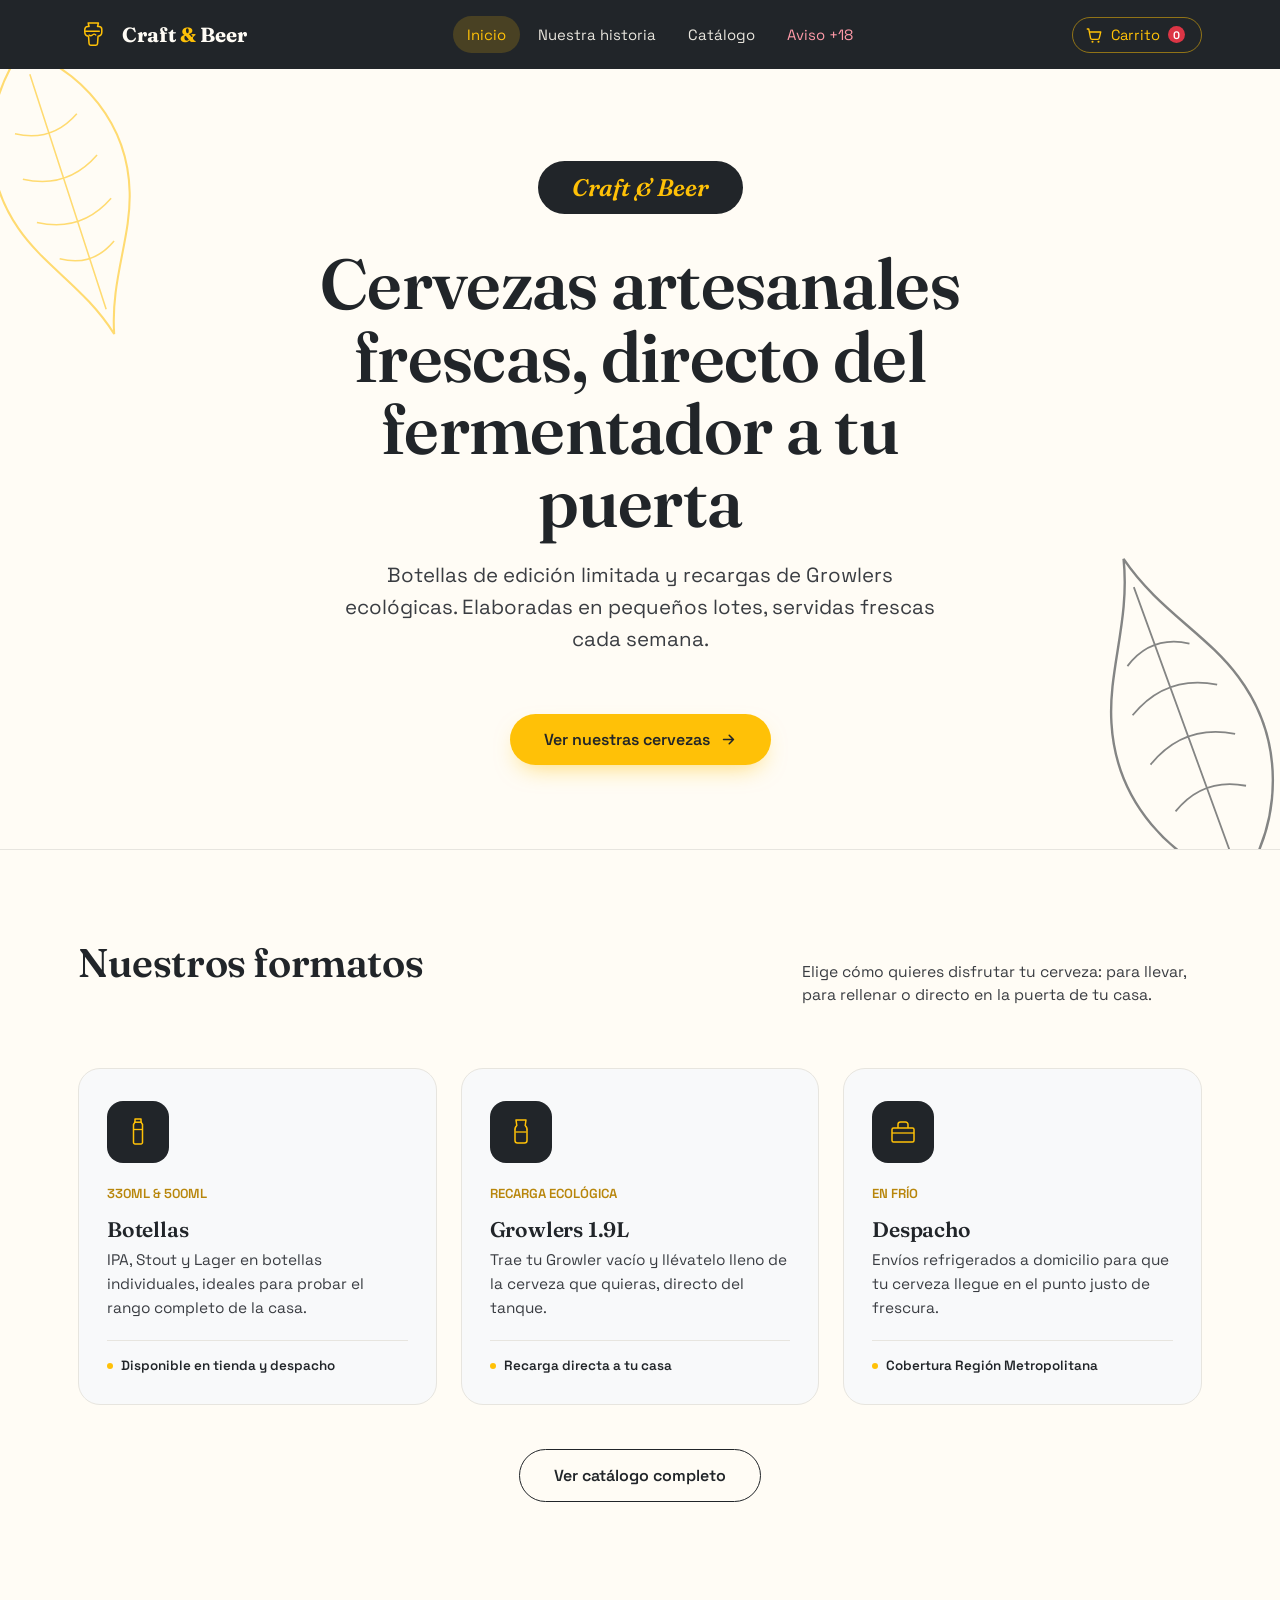
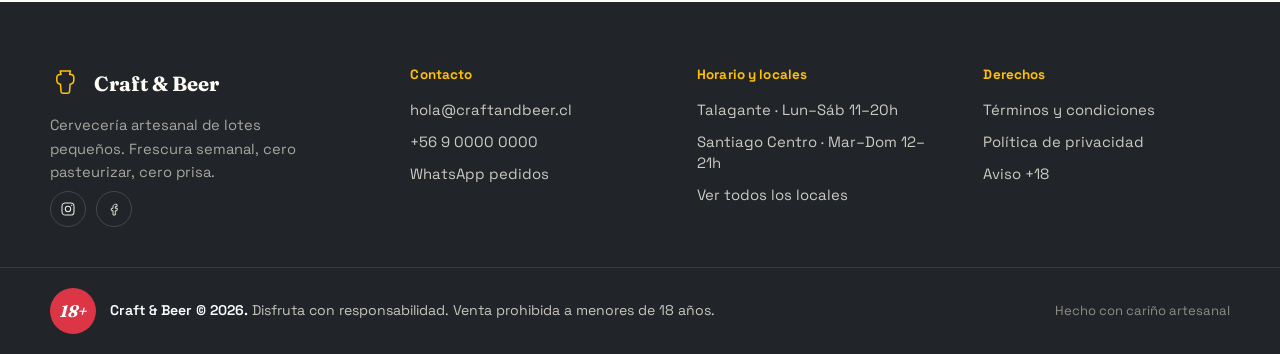
<file: semana 7/index.html>
<!DOCTYPE html>
<html lang="es">
<head>
<meta charset="UTF-8">
<meta name="viewport" content="width=device-width, initial-scale=1, viewport-fit=cover">
<title>Craft &amp; Beer — Cervezas artesanales y recargas de Growlers</title>
<link rel="preconnect" href="https://fonts.googleapis.com">
<link rel="preconnect" href="https://fonts.gstatic.com" crossorigin>
<link href="https://fonts.googleapis.com/css2?family=Fraunces:opsz,wght@9..144,400;9..144,500;9..144,600;9..144,700&family=Space+Grotesk:wght@400;500;600;700&display=swap" rel="stylesheet">
<link rel="stylesheet" href="styles.css">
</head>
<body data-page="inicio">
<a class="skip-link" href="#contenido">Saltar al contenido</a>
 
<header class="nav" id="siteNav">
  <div class="wrap">
    <a href="index.html" class="brand" aria-label="Craft & Beer, inicio">
      <svg class="mark" viewBox="0 0 40 40" fill="none" xmlns="http://www.w3.org/2000/svg" aria-hidden="true">
        <path d="M12 6h12l-1 4h1.5a3.5 3.5 0 0 1 3.5 3.5v3a5 5 0 0 1-4.4 4.97L23 30a2 2 0 0 1-2 2h-6a2 2 0 0 1-2-2l-.6-8.53A5 5 0 0 1 8 16.5v-3A3.5 3.5 0 0 1 11.5 10H13l-1-4Z" stroke="#FFC107" stroke-width="1.8" stroke-linejoin="round"/>
        <path d="M9 15.5h16" stroke="#FFC107" stroke-width="1.8" stroke-linecap="round"/>
        <path d="M13 20c1 1 3 1 4 0s3-1 4 0" stroke="#FFC107" stroke-width="1.4" stroke-linecap="round"/>
      </svg>
      <span>Craft <span class="cursive">&amp;</span> Beer</span>
    </a>
 
    <nav class="links" aria-label="Navegación principal">
      <a href="index.html" data-page="inicio">Inicio</a>
      <a href="historia.html" data-page="historia">Nuestra historia</a>
      <a href="catalogo.html" data-page="catalogo">Catálogo</a>
      <a href="aviso.html" data-page="aviso" class="aviso">Aviso +18</a>
    </nav>
 
    <div class="nav-actions">
      <a href="#" class="cart-btn" aria-label="Ver carrito de compras">
        <svg width="18" height="18" viewBox="0 0 24 24" fill="none" aria-hidden="true"><path d="M3 4h2l2.4 12.2a2 2 0 0 0 2 1.6h7.6a2 2 0 0 0 2-1.6L21 8H6" stroke="currentColor" stroke-width="1.8" stroke-linecap="round" stroke-linejoin="round"/><circle cx="10" cy="21" r="1.4" fill="currentColor"/><circle cx="18" cy="21" r="1.4" fill="currentColor"/></svg>
        <span>Carrito</span>
        <span class="cart-count">0</span>
      </a>
      <button class="nav-toggle" id="navToggle" aria-label="Abrir menú" aria-expanded="false" aria-controls="siteNav">
        <svg width="20" height="20" viewBox="0 0 24 24" fill="none" aria-hidden="true"><path d="M3 6h18M3 12h18M3 18h18" stroke="currentColor" stroke-width="2" stroke-linecap="round"/></svg>
      </button>
    </div>
  </div>
</header>
 
<main id="contenido">
  <section class="hero">
    <svg class="hop-decor left" viewBox="0 0 200 260" fill="none" aria-hidden="true">
      <path d="M100 10C60 40 40 90 55 140c10 34 35 60 45 100 10-40 35-66 45-100 15-50-5-100-45-130Z" stroke="#FFC107" stroke-width="1.6"/>
      <path d="M100 30v190M75 70q25 15 50 0M70 105q30 18 60 0M70 140q30 18 60 0M78 172q22 14 44 0" stroke="#FFC107" stroke-width="1.2"/>
    </svg>
    <svg class="hop-decor right" viewBox="0 0 200 260" fill="none" aria-hidden="true">
      <path d="M100 10C60 40 40 90 55 140c10 34 35 60 45 100 10-40 35-66 45-100 15-50-5-100-45-130Z" stroke="#212529" stroke-width="1.6"/>
      <path d="M100 30v190M75 70q25 15 50 0M70 105q30 18 60 0M70 140q30 18 60 0M78 172q22 14 44 0" stroke="#212529" stroke-width="1.2"/>
    </svg>
 
    <div class="wrap">
      <div class="kicker-badge reveal r1">Craft &amp; Beer</div>
      <h1 class="reveal r2">Cervezas artesanales frescas, directo del fermentador a tu puerta</h1>
      <p class="tagline reveal r3">Botellas de edición limitada y recargas de Growlers ecológicas. Elaboradas en pequeños lotes, servidas frescas cada semana.</p>
      <a href="catalogo.html" class="btn btn-primary reveal r4">
        Ver nuestras cervezas
        <svg width="17" height="17" viewBox="0 0 24 24" fill="none" aria-hidden="true"><path d="M5 12h14M13 6l6 6-6 6" stroke="currentColor" stroke-width="2.2" stroke-linecap="round" stroke-linejoin="round"/></svg>
      </a>
    </div>
  </section>
 
  <section class="section" id="formatos">
    <div class="wrap">
      <div class="head">
        <h2>Nuestros formatos</h2>
        <p>Elige cómo quieres disfrutar tu cerveza: para llevar, para rellenar o directo en la puerta de tu casa.</p>
      </div>
 
      <div class="cards">
        <article class="card">
          <div class="icon-wrap">
            <svg viewBox="0 0 32 32" fill="none" aria-hidden="true"><path d="M13 3h6v3.2l1.5 2.3v18a1.5 1.5 0 0 1-1.5 1.5h-6a1.5 1.5 0 0 1-1.5-1.5v-18L13 6.2V3Z" stroke="#FFC107" stroke-width="1.5" stroke-linejoin="round"/><path d="M12 6.2h8" stroke="#FFC107" stroke-width="1.5"/><path d="M11.5 13.5h9" stroke="#FFC107" stroke-width="1.3"/></svg>
          </div>
          <div class="tag">330ML &amp; 500ML</div>
          <h3>Botellas</h3>
          <p>IPA, Stout y Lager en botellas individuales, ideales para probar el rango completo de la casa.</p>
          <div class="divider"></div>
          <div class="meta"><span class="dot"></span> Disponible en tienda y despacho</div>
        </article>
 
        <article class="card">
          <div class="icon-wrap">
            <svg viewBox="0 0 32 32" fill="none" aria-hidden="true"><path d="M11 4h10l-.8 5.5A6 6 0 0 1 22 15v9.5A2.5 2.5 0 0 1 19.5 27h-7A2.5 2.5 0 0 1 10 24.5V15a6 6 0 0 1 1.8-5.5L11 4Z" stroke="#FFC107" stroke-width="1.5" stroke-linejoin="round"/><path d="M10.5 16h11" stroke="#FFC107" stroke-width="1.3"/></svg>
          </div>
          <div class="tag">RECARGA ECOLÓGICA</div>
          <h3>Growlers 1.9L</h3>
          <p>Trae tu Growler vacío y llévatelo lleno de la cerveza que quieras, directo del tanque.</p>
          <div class="divider"></div>
          <div class="meta"><span class="dot"></span> Recarga directa a tu casa</div>
        </article>
 
        <article class="card">
          <div class="icon-wrap">
            <svg viewBox="0 0 32 32" fill="none" aria-hidden="true"><rect x="5" y="12" width="22" height="14" rx="1.5" stroke="#FFC107" stroke-width="1.5"/><path d="M5 17h22" stroke="#FFC107" stroke-width="1.3"/><path d="M11 12V8.5A2.5 2.5 0 0 1 13.5 6h5A2.5 2.5 0 0 1 21 8.5V12" stroke="#FFC107" stroke-width="1.5"/></svg>
          </div>
          <div class="tag">EN FRÍO</div>
          <h3>Despacho</h3>
          <p>Envíos refrigerados a domicilio para que tu cerveza llegue en el punto justo de frescura.</p>
          <div class="divider"></div>
          <div class="meta"><span class="dot"></span> Cobertura Región Metropolitana</div>
        </article>
      </div>
 
      <div class="center-cta">
        <a href="catalogo.html" class="btn btn-ghost">Ver catálogo completo</a>
      </div>
    </div>
  </section>
</main>
 
<footer>
  <div class="wrap top">
    <div class="cols">
      <div class="brand-col">
        <div class="brand">
          <svg class="mark" viewBox="0 0 40 40" fill="none" xmlns="http://www.w3.org/2000/svg" aria-hidden="true">
            <path d="M12 6h12l-1 4h1.5a3.5 3.5 0 0 1 3.5 3.5v3a5 5 0 0 1-4.4 4.97L23 30a2 2 0 0 1-2 2h-6a2 2 0 0 1-2-2l-.6-8.53A5 5 0 0 1 8 16.5v-3A3.5 3.5 0 0 1 11.5 10H13l-1-4Z" stroke="#FFC107" stroke-width="1.8" stroke-linejoin="round"/>
          </svg>
          <span>Craft &amp; Beer</span>
        </div>
        <p>Cervecería artesanal de lotes pequeños. Frescura semanal, cero pasteurizar, cero prisa.</p>
        <div class="socials">
          <a href="#" aria-label="Instagram"><svg width="16" height="16" viewBox="0 0 24 24" fill="none"><rect x="3" y="3" width="18" height="18" rx="5" stroke="currentColor" stroke-width="1.6"/><circle cx="12" cy="12" r="4" stroke="currentColor" stroke-width="1.6"/><circle cx="17.5" cy="6.5" r="1" fill="currentColor"/></svg></a>
          <a href="#" aria-label="Facebook"><svg width="16" height="16" viewBox="0 0 24 24" fill="none"><path d="M14 8.5h2.5V5H14c-2 0-3.5 1.5-3.5 3.5V11H8v3.5h2.5V21H14v-6.5h2.5l.5-3.5h-3V9c0-.4.1-.5.5-.5Z" stroke="currentColor" stroke-width="1.4" stroke-linejoin="round"/></svg></a>
        </div>
      </div>
 
      <div>
        <h4>Contacto</h4>
        <ul>
          <li><a href="mailto:hola@craftandbeer.cl">hola@craftandbeer.cl</a></li>
          <li><a href="tel:+56900000000">+56 9 0000 0000</a></li>
          <li><a href="#">WhatsApp pedidos</a></li>
        </ul>
      </div>
 
      <div>
        <h4>Horario y locales</h4>
        <ul>
          <li><a href="#">Talagante · Lun–Sáb 11–20h</a></li>
          <li><a href="#">Santiago Centro · Mar–Dom 12–21h</a></li>
          <li><a href="#">Ver todos los locales</a></li>
        </ul>
      </div>
 
      <div>
        <h4>Derechos</h4>
        <ul>
          <li><a href="#">Términos y condiciones</a></li>
          <li><a href="#">Política de privacidad</a></li>
          <li><a href="aviso.html">Aviso +18</a></li>
        </ul>
      </div>
    </div>
  </div>
 
  <div class="age-bar">
    <div class="wrap inner">
      <div class="age-badge" aria-hidden="true">18+</div>
      <p><strong>Craft &amp; Beer © 2026.</strong> Disfruta con responsabilidad. Venta prohibida a menores de 18 años.</p>
      <span class="copyright">Hecho con cariño artesanal</span>
    </div>
  </div>
</footer>
 
<script src="script.js"></script>
</body>
</html>
</file>
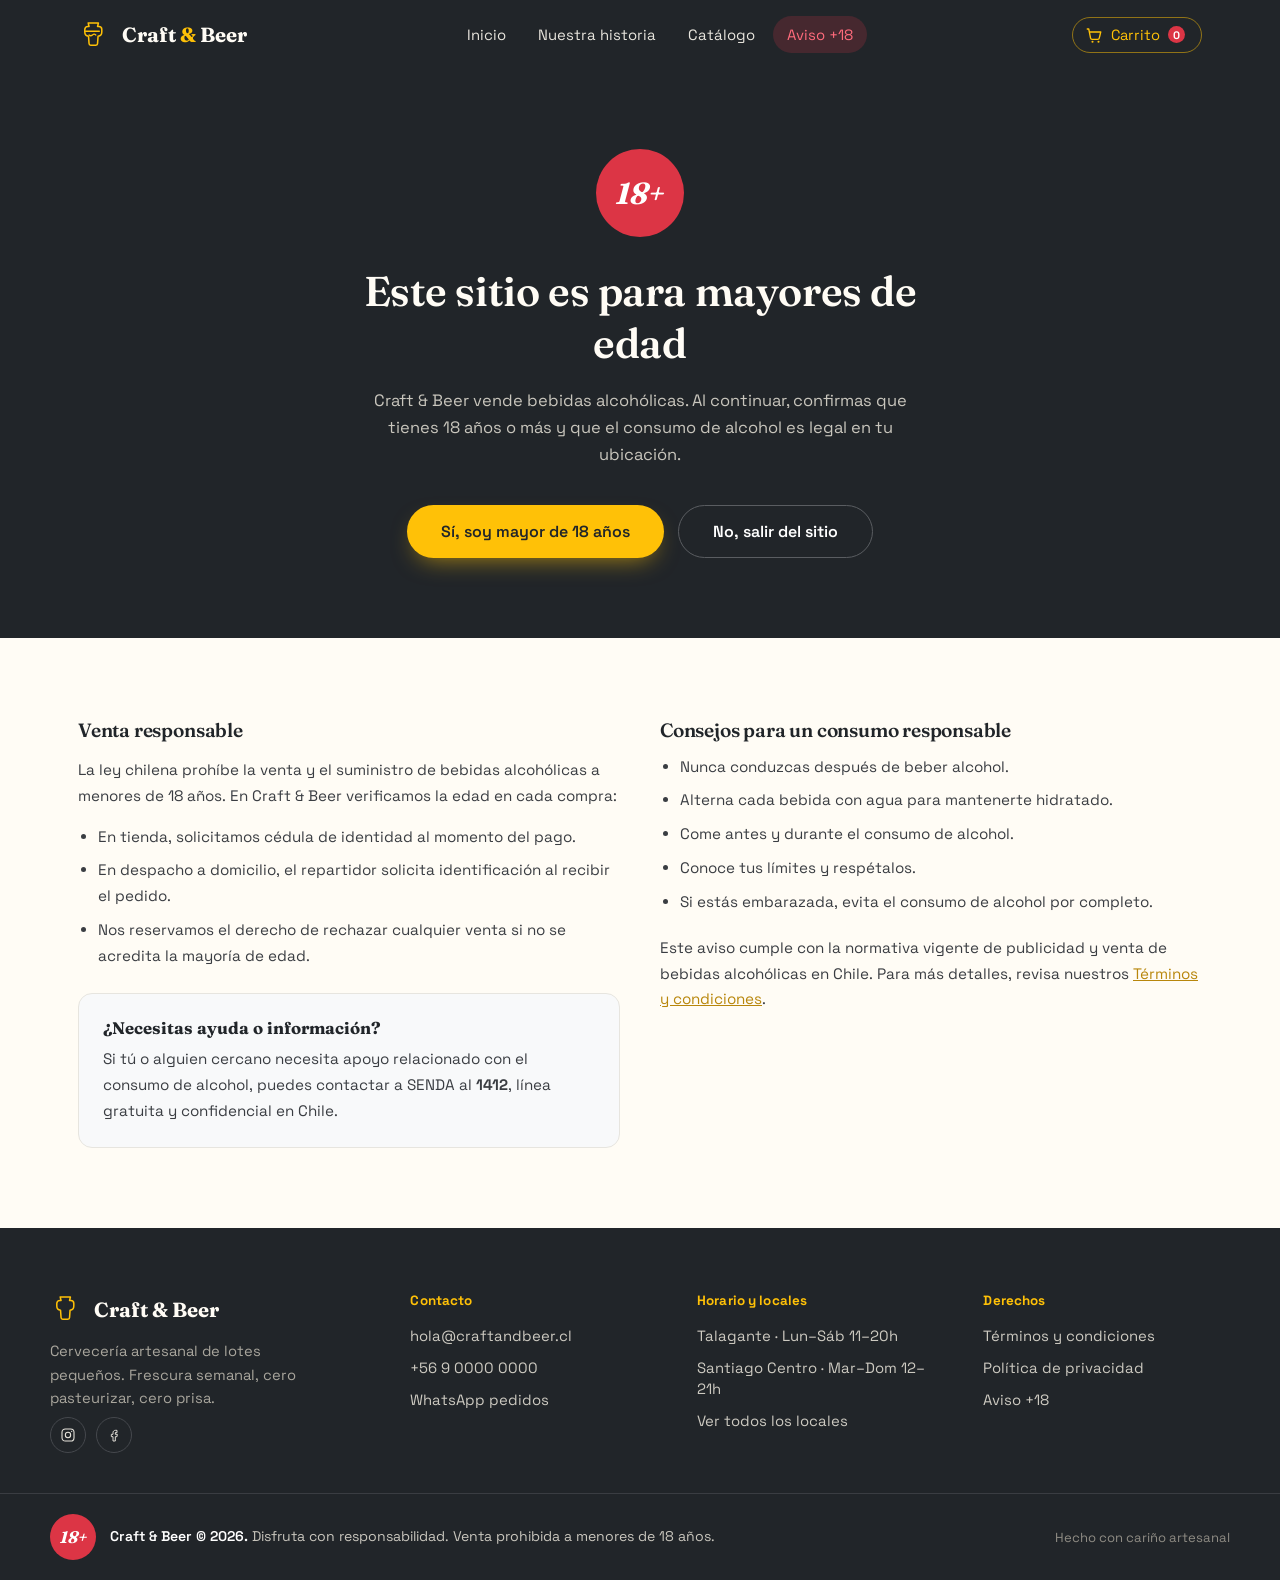
<file: semana 7/aviso.html>
<!DOCTYPE html>
<html lang="es">
<head>
<meta charset="UTF-8">
<meta name="viewport" content="width=device-width, initial-scale=1, viewport-fit=cover">
<title>Aviso +18 — Craft &amp; Beer</title>
<link rel="preconnect" href="https://fonts.googleapis.com">
<link rel="preconnect" href="https://fonts.gstatic.com" crossorigin>
<link href="https://fonts.googleapis.com/css2?family=Fraunces:opsz,wght@9..144,400;9..144,500;9..144,600;9..144,700&family=Space+Grotesk:wght@400;500;600;700&display=swap" rel="stylesheet">
<link rel="stylesheet" href="styles.css">
</head>
<body data-page="aviso">
<a class="skip-link" href="#contenido">Saltar al contenido</a>
 
<header class="nav" id="siteNav">
  <div class="wrap">
    <a href="index.html" class="brand" aria-label="Craft & Beer, inicio">
      <svg class="mark" viewBox="0 0 40 40" fill="none" xmlns="http://www.w3.org/2000/svg" aria-hidden="true">
        <path d="M12 6h12l-1 4h1.5a3.5 3.5 0 0 1 3.5 3.5v3a5 5 0 0 1-4.4 4.97L23 30a2 2 0 0 1-2 2h-6a2 2 0 0 1-2-2l-.6-8.53A5 5 0 0 1 8 16.5v-3A3.5 3.5 0 0 1 11.5 10H13l-1-4Z" stroke="#FFC107" stroke-width="1.8" stroke-linejoin="round"/>
        <path d="M9 15.5h16" stroke="#FFC107" stroke-width="1.8" stroke-linecap="round"/>
        <path d="M13 20c1 1 3 1 4 0s3-1 4 0" stroke="#FFC107" stroke-width="1.4" stroke-linecap="round"/>
      </svg>
      <span>Craft <span class="cursive">&amp;</span> Beer</span>
    </a>
 
    <nav class="links" aria-label="Navegación principal">
      <a href="index.html" data-page="inicio">Inicio</a>
      <a href="historia.html" data-page="historia">Nuestra historia</a>
      <a href="catalogo.html" data-page="catalogo">Catálogo</a>
      <a href="aviso.html" data-page="aviso" class="aviso">Aviso +18</a>
    </nav>
 
    <div class="nav-actions">
      <a href="#" class="cart-btn" aria-label="Ver carrito de compras">
        <svg width="18" height="18" viewBox="0 0 24 24" fill="none" aria-hidden="true"><path d="M3 4h2l2.4 12.2a2 2 0 0 0 2 1.6h7.6a2 2 0 0 0 2-1.6L21 8H6" stroke="currentColor" stroke-width="1.8" stroke-linecap="round" stroke-linejoin="round"/><circle cx="10" cy="21" r="1.4" fill="currentColor"/><circle cx="18" cy="21" r="1.4" fill="currentColor"/></svg>
        <span>Carrito</span>
        <span class="cart-count">0</span>
      </a>
      <button class="nav-toggle" id="navToggle" aria-label="Abrir menú" aria-expanded="false" aria-controls="siteNav">
        <svg width="20" height="20" viewBox="0 0 24 24" fill="none" aria-hidden="true"><path d="M3 6h18M3 12h18M3 18h18" stroke="currentColor" stroke-width="2" stroke-linecap="round"/></svg>
      </button>
    </div>
  </div>
</header>
 
<main id="contenido">
  <section class="age-hero">
    <div class="content">
      <div class="age-circle">18+</div>
      <h1>Este sitio es para mayores de edad</h1>
      <p>Craft &amp; Beer vende bebidas alcohólicas. Al continuar, confirmas que tienes 18 años o más y que el consumo de alcohol es legal en tu ubicación.</p>
      <div class="btn-row">
        <a href="catalogo.html" class="btn btn-primary">Sí, soy mayor de 18 años</a>
        <a href="https://www.google.com" class="btn btn-ghost" style="color:#fff; border-color:#5a5d61;">No, salir del sitio</a>
      </div>
    </div>
  </section>
 
  <section class="legal-block">
    <div class="wrap">
      <div class="cols">
        <div>
          <h3>Venta responsable</h3>
          <p>La ley chilena prohíbe la venta y el suministro de bebidas alcohólicas a menores de 18 años. En Craft &amp; Beer verificamos la edad en cada compra:</p>
          <ul>
            <li>En tienda, solicitamos cédula de identidad al momento del pago.</li>
            <li>En despacho a domicilio, el repartidor solicita identificación al recibir el pedido.</li>
            <li>Nos reservamos el derecho de rechazar cualquier venta si no se acredita la mayoría de edad.</li>
          </ul>
 
          <div class="help-card">
            <h4>¿Necesitas ayuda o información?</h4>
            <p>Si tú o alguien cercano necesita apoyo relacionado con el consumo de alcohol, puedes contactar a SENDA al <strong>1412</strong>, línea gratuita y confidencial en Chile.</p>
          </div>
        </div>
 
        <div>
          <h3>Consejos para un consumo responsable</h3>
          <ul>
            <li>Nunca conduzcas después de beber alcohol.</li>
            <li>Alterna cada bebida con agua para mantenerte hidratado.</li>
            <li>Come antes y durante el consumo de alcohol.</li>
            <li>Conoce tus límites y respétalos.</li>
            <li>Si estás embarazada, evita el consumo de alcohol por completo.</li>
          </ul>
          <p style="margin-top:20px;">Este aviso cumple con la normativa vigente de publicidad y venta de bebidas alcohólicas en Chile. Para más detalles, revisa nuestros <a href="#" style="color:var(--gold-deep); text-decoration:underline;">Términos y condiciones</a>.</p>
        </div>
      </div>
    </div>
  </section>
</main>
 
<footer>
  <div class="wrap top">
    <div class="cols">
      <div class="brand-col">
        <div class="brand">
          <svg class="mark" viewBox="0 0 40 40" fill="none" xmlns="http://www.w3.org/2000/svg" aria-hidden="true">
            <path d="M12 6h12l-1 4h1.5a3.5 3.5 0 0 1 3.5 3.5v3a5 5 0 0 1-4.4 4.97L23 30a2 2 0 0 1-2 2h-6a2 2 0 0 1-2-2l-.6-8.53A5 5 0 0 1 8 16.5v-3A3.5 3.5 0 0 1 11.5 10H13l-1-4Z" stroke="#FFC107" stroke-width="1.8" stroke-linejoin="round"/>
          </svg>
          <span>Craft &amp; Beer</span>
        </div>
        <p>Cervecería artesanal de lotes pequeños. Frescura semanal, cero pasteurizar, cero prisa.</p>
        <div class="socials">
          <a href="#" aria-label="Instagram"><svg width="16" height="16" viewBox="0 0 24 24" fill="none"><rect x="3" y="3" width="18" height="18" rx="5" stroke="currentColor" stroke-width="1.6"/><circle cx="12" cy="12" r="4" stroke="currentColor" stroke-width="1.6"/><circle cx="17.5" cy="6.5" r="1" fill="currentColor"/></svg></a>
          <a href="#" aria-label="Facebook"><svg width="16" height="16" viewBox="0 0 24 24" fill="none"><path d="M14 8.5h2.5V5H14c-2 0-3.5 1.5-3.5 3.5V11H8v3.5h2.5V21H14v-6.5h2.5l.5-3.5h-3V9c0-.4.1-.5.5-.5Z" stroke="currentColor" stroke-width="1.4" stroke-linejoin="round"/></svg></a>
        </div>
      </div>
 
      <div>
        <h4>Contacto</h4>
        <ul>
          <li><a href="mailto:hola@craftandbeer.cl">hola@craftandbeer.cl</a></li>
          <li><a href="tel:+56900000000">+56 9 0000 0000</a></li>
          <li><a href="#">WhatsApp pedidos</a></li>
        </ul>
      </div>
 
      <div>
        <h4>Horario y locales</h4>
        <ul>
          <li><a href="#">Talagante · Lun–Sáb 11–20h</a></li>
          <li><a href="#">Santiago Centro · Mar–Dom 12–21h</a></li>
          <li><a href="#">Ver todos los locales</a></li>
        </ul>
      </div>
 
      <div>
        <h4>Derechos</h4>
        <ul>
          <li><a href="#">Términos y condiciones</a></li>
          <li><a href="#">Política de privacidad</a></li>
          <li><a href="aviso.html">Aviso +18</a></li>
        </ul>
      </div>
    </div>
  </div>
 
  <div class="age-bar">
    <div class="wrap inner">
      <div class="age-badge" aria-hidden="true">18+</div>
      <p><strong>Craft &amp; Beer © 2026.</strong> Disfruta con responsabilidad. Venta prohibida a menores de 18 años.</p>
      <span class="copyright">Hecho con cariño artesanal</span>
    </div>
  </div>
</footer>
 
<script src="script.js"></script>
</body>
</html>
</file>
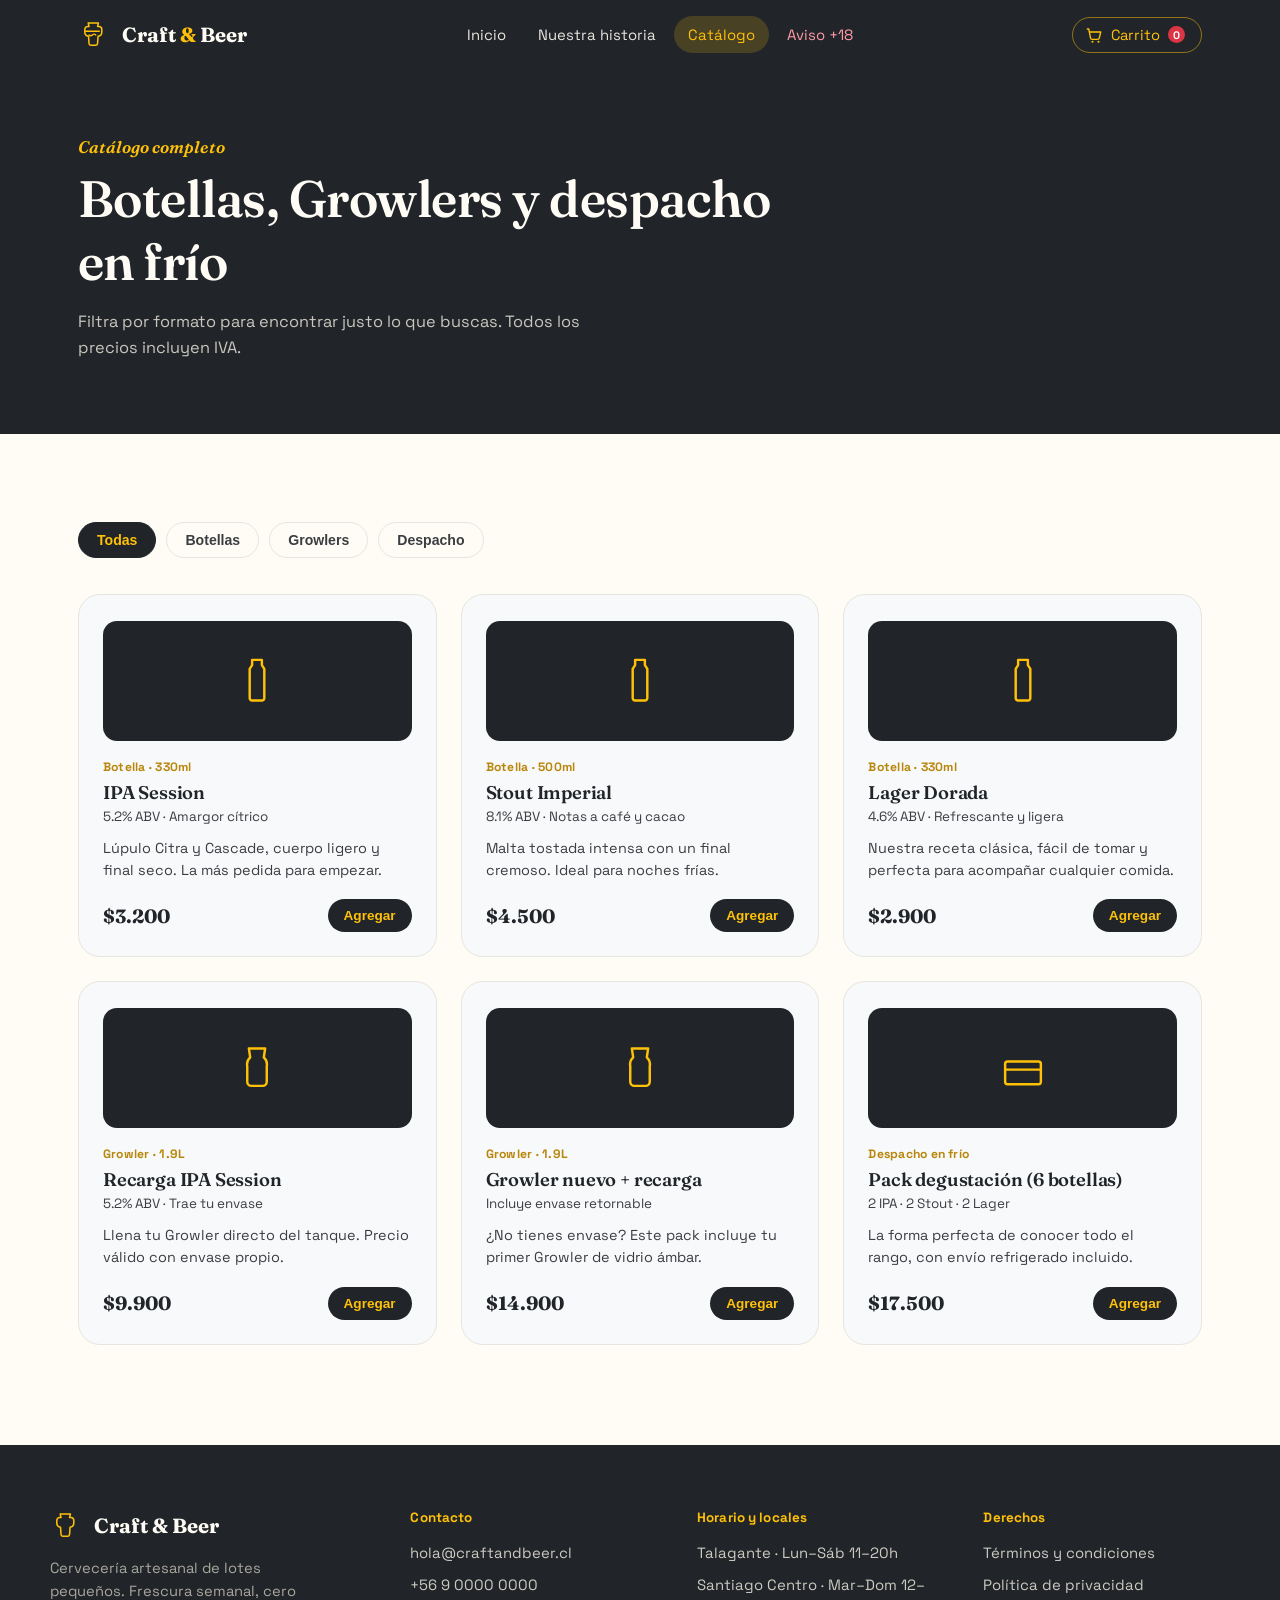
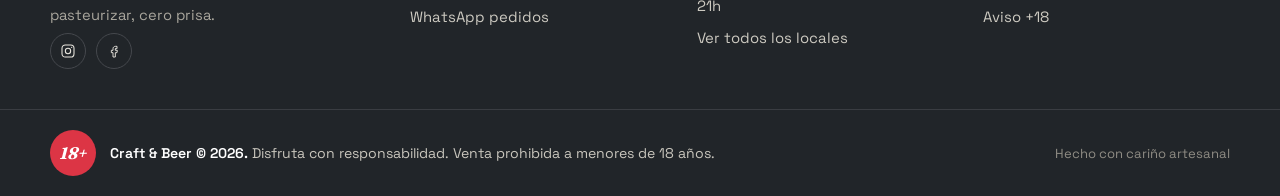
<file: semana 7/catalogo.html>
<!DOCTYPE html>
<html lang="es">
<head>
<meta charset="UTF-8">
<meta name="viewport" content="width=device-width, initial-scale=1, viewport-fit=cover">
<title>Catálogo — Craft &amp; Beer</title>
<link rel="preconnect" href="https://fonts.googleapis.com">
<link rel="preconnect" href="https://fonts.gstatic.com" crossorigin>
<link href="https://fonts.googleapis.com/css2?family=Fraunces:opsz,wght@9..144,400;9..144,500;9..144,600;9..144,700&family=Space+Grotesk:wght@400;500;600;700&display=swap" rel="stylesheet">
<link rel="stylesheet" href="styles.css">
</head>
<body data-page="catalogo">
<a class="skip-link" href="#contenido">Saltar al contenido</a>
 
<header class="nav" id="siteNav">
  <div class="wrap">
    <a href="index.html" class="brand" aria-label="Craft & Beer, inicio">
      <svg class="mark" viewBox="0 0 40 40" fill="none" xmlns="http://www.w3.org/2000/svg" aria-hidden="true">
        <path d="M12 6h12l-1 4h1.5a3.5 3.5 0 0 1 3.5 3.5v3a5 5 0 0 1-4.4 4.97L23 30a2 2 0 0 1-2 2h-6a2 2 0 0 1-2-2l-.6-8.53A5 5 0 0 1 8 16.5v-3A3.5 3.5 0 0 1 11.5 10H13l-1-4Z" stroke="#FFC107" stroke-width="1.8" stroke-linejoin="round"/>
        <path d="M9 15.5h16" stroke="#FFC107" stroke-width="1.8" stroke-linecap="round"/>
        <path d="M13 20c1 1 3 1 4 0s3-1 4 0" stroke="#FFC107" stroke-width="1.4" stroke-linecap="round"/>
      </svg>
      <span>Craft <span class="cursive">&amp;</span> Beer</span>
    </a>
 
    <nav class="links" aria-label="Navegación principal">
      <a href="index.html" data-page="inicio">Inicio</a>
      <a href="historia.html" data-page="historia">Nuestra historia</a>
      <a href="catalogo.html" data-page="catalogo">Catálogo</a>
      <a href="aviso.html" data-page="aviso" class="aviso">Aviso +18</a>
    </nav>
 
    <div class="nav-actions">
      <a href="#" class="cart-btn" aria-label="Ver carrito de compras">
        <svg width="18" height="18" viewBox="0 0 24 24" fill="none" aria-hidden="true"><path d="M3 4h2l2.4 12.2a2 2 0 0 0 2 1.6h7.6a2 2 0 0 0 2-1.6L21 8H6" stroke="currentColor" stroke-width="1.8" stroke-linecap="round" stroke-linejoin="round"/><circle cx="10" cy="21" r="1.4" fill="currentColor"/><circle cx="18" cy="21" r="1.4" fill="currentColor"/></svg>
        <span>Carrito</span>
        <span class="cart-count">0</span>
      </a>
      <button class="nav-toggle" id="navToggle" aria-label="Abrir menú" aria-expanded="false" aria-controls="siteNav">
        <svg width="20" height="20" viewBox="0 0 24 24" fill="none" aria-hidden="true"><path d="M3 6h18M3 12h18M3 18h18" stroke="currentColor" stroke-width="2" stroke-linecap="round"/></svg>
      </button>
    </div>
  </div>
</header>
 
<main id="contenido">
  <section class="page-banner">
    <div class="wrap">
      <span class="eyebrow">Catálogo completo</span>
      <h1>Botellas, Growlers y despacho en frío</h1>
      <p>Filtra por formato para encontrar justo lo que buscas. Todos los precios incluyen IVA.</p>
    </div>
  </section>
 
  <section class="section">
    <div class="wrap">
      <div class="filter-chips">
        <button class="chip active" data-filter="todas">Todas</button>
        <button class="chip" data-filter="botellas">Botellas</button>
        <button class="chip" data-filter="growlers">Growlers</button>
        <button class="chip" data-filter="despacho">Despacho</button>
      </div>
 
      <div class="catalog-grid">
 
        <article class="product" data-category="botellas">
          <div class="glass"><svg viewBox="0 0 32 32" fill="none" aria-hidden="true"><path d="M13 3h6v3.2l1.5 2.3v18a1.5 1.5 0 0 1-1.5 1.5h-6a1.5 1.5 0 0 1-1.5-1.5v-18L13 6.2V3Z" stroke="#FFC107" stroke-width="1.5" stroke-linejoin="round"/></svg></div>
          <div class="cat">Botella · 330ml</div>
          <h3>IPA Session</h3>
          <div class="abv">5.2% ABV · Amargor cítrico</div>
          <p>Lúpulo Citra y Cascade, cuerpo ligero y final seco. La más pedida para empezar.</p>
          <div class="row"><span class="price">$3.200</span><button class="add-btn">Agregar</button></div>
        </article>
 
        <article class="product" data-category="botellas">
          <div class="glass"><svg viewBox="0 0 32 32" fill="none" aria-hidden="true"><path d="M13 3h6v3.2l1.5 2.3v18a1.5 1.5 0 0 1-1.5 1.5h-6a1.5 1.5 0 0 1-1.5-1.5v-18L13 6.2V3Z" stroke="#FFC107" stroke-width="1.5" stroke-linejoin="round"/></svg></div>
          <div class="cat">Botella · 500ml</div>
          <h3>Stout Imperial</h3>
          <div class="abv">8.1% ABV · Notas a café y cacao</div>
          <p>Malta tostada intensa con un final cremoso. Ideal para noches frías.</p>
          <div class="row"><span class="price">$4.500</span><button class="add-btn">Agregar</button></div>
        </article>
 
        <article class="product" data-category="botellas">
          <div class="glass"><svg viewBox="0 0 32 32" fill="none" aria-hidden="true"><path d="M13 3h6v3.2l1.5 2.3v18a1.5 1.5 0 0 1-1.5 1.5h-6a1.5 1.5 0 0 1-1.5-1.5v-18L13 6.2V3Z" stroke="#FFC107" stroke-width="1.5" stroke-linejoin="round"/></svg></div>
          <div class="cat">Botella · 330ml</div>
          <h3>Lager Dorada</h3>
          <div class="abv">4.6% ABV · Refrescante y ligera</div>
          <p>Nuestra receta clásica, fácil de tomar y perfecta para acompañar cualquier comida.</p>
          <div class="row"><span class="price">$2.900</span><button class="add-btn">Agregar</button></div>
        </article>
 
        <article class="product" data-category="growlers">
          <div class="glass"><svg viewBox="0 0 32 32" fill="none" aria-hidden="true"><path d="M11 4h10l-.8 5.5A6 6 0 0 1 22 15v9.5A2.5 2.5 0 0 1 19.5 27h-7A2.5 2.5 0 0 1 10 24.5V15a6 6 0 0 1 1.8-5.5L11 4Z" stroke="#FFC107" stroke-width="1.5" stroke-linejoin="round"/></svg></div>
          <div class="cat">Growler · 1.9L</div>
          <h3>Recarga IPA Session</h3>
          <div class="abv">5.2% ABV · Trae tu envase</div>
          <p>Llena tu Growler directo del tanque. Precio válido con envase propio.</p>
          <div class="row"><span class="price">$9.900</span><button class="add-btn">Agregar</button></div>
        </article>
 
        <article class="product" data-category="growlers">
          <div class="glass"><svg viewBox="0 0 32 32" fill="none" aria-hidden="true"><path d="M11 4h10l-.8 5.5A6 6 0 0 1 22 15v9.5A2.5 2.5 0 0 1 19.5 27h-7A2.5 2.5 0 0 1 10 24.5V15a6 6 0 0 1 1.8-5.5L11 4Z" stroke="#FFC107" stroke-width="1.5" stroke-linejoin="round"/></svg></div>
          <div class="cat">Growler · 1.9L</div>
          <h3>Growler nuevo + recarga</h3>
          <div class="abv">Incluye envase retornable</div>
          <p>¿No tienes envase? Este pack incluye tu primer Growler de vidrio ámbar.</p>
          <div class="row"><span class="price">$14.900</span><button class="add-btn">Agregar</button></div>
        </article>
 
        <article class="product" data-category="despacho">
          <div class="glass"><svg viewBox="0 0 32 32" fill="none" aria-hidden="true"><rect x="5" y="12" width="22" height="14" rx="1.5" stroke="#FFC107" stroke-width="1.5"/><path d="M5 17h22" stroke="#FFC107" stroke-width="1.3"/></svg></div>
          <div class="cat">Despacho en frío</div>
          <h3>Pack degustación (6 botellas)</h3>
          <div class="abv">2 IPA · 2 Stout · 2 Lager</div>
          <p>La forma perfecta de conocer todo el rango, con envío refrigerado incluido.</p>
          <div class="row"><span class="price">$17.500</span><button class="add-btn">Agregar</button></div>
        </article>
 
      </div>
    </div>
  </section>
</main>
 
<footer>
  <div class="wrap top">
    <div class="cols">
      <div class="brand-col">
        <div class="brand">
          <svg class="mark" viewBox="0 0 40 40" fill="none" xmlns="http://www.w3.org/2000/svg" aria-hidden="true">
            <path d="M12 6h12l-1 4h1.5a3.5 3.5 0 0 1 3.5 3.5v3a5 5 0 0 1-4.4 4.97L23 30a2 2 0 0 1-2 2h-6a2 2 0 0 1-2-2l-.6-8.53A5 5 0 0 1 8 16.5v-3A3.5 3.5 0 0 1 11.5 10H13l-1-4Z" stroke="#FFC107" stroke-width="1.8" stroke-linejoin="round"/>
          </svg>
          <span>Craft &amp; Beer</span>
        </div>
        <p>Cervecería artesanal de lotes pequeños. Frescura semanal, cero pasteurizar, cero prisa.</p>
        <div class="socials">
          <a href="#" aria-label="Instagram"><svg width="16" height="16" viewBox="0 0 24 24" fill="none"><rect x="3" y="3" width="18" height="18" rx="5" stroke="currentColor" stroke-width="1.6"/><circle cx="12" cy="12" r="4" stroke="currentColor" stroke-width="1.6"/><circle cx="17.5" cy="6.5" r="1" fill="currentColor"/></svg></a>
          <a href="#" aria-label="Facebook"><svg width="16" height="16" viewBox="0 0 24 24" fill="none"><path d="M14 8.5h2.5V5H14c-2 0-3.5 1.5-3.5 3.5V11H8v3.5h2.5V21H14v-6.5h2.5l.5-3.5h-3V9c0-.4.1-.5.5-.5Z" stroke="currentColor" stroke-width="1.4" stroke-linejoin="round"/></svg></a>
        </div>
      </div>
 
      <div>
        <h4>Contacto</h4>
        <ul>
          <li><a href="mailto:hola@craftandbeer.cl">hola@craftandbeer.cl</a></li>
          <li><a href="tel:+56900000000">+56 9 0000 0000</a></li>
          <li><a href="#">WhatsApp pedidos</a></li>
        </ul>
      </div>
 
      <div>
        <h4>Horario y locales</h4>
        <ul>
          <li><a href="#">Talagante · Lun–Sáb 11–20h</a></li>
          <li><a href="#">Santiago Centro · Mar–Dom 12–21h</a></li>
          <li><a href="#">Ver todos los locales</a></li>
        </ul>
      </div>
 
      <div>
        <h4>Derechos</h4>
        <ul>
          <li><a href="#">Términos y condiciones</a></li>
          <li><a href="#">Política de privacidad</a></li>
          <li><a href="aviso.html">Aviso +18</a></li>
        </ul>
      </div>
    </div>
  </div>
 
  <div class="age-bar">
    <div class="wrap inner">
      <div class="age-badge" aria-hidden="true">18+</div>
      <p><strong>Craft &amp; Beer © 2026.</strong> Disfruta con responsabilidad. Venta prohibida a menores de 18 años.</p>
      <span class="copyright">Hecho con cariño artesanal</span>
    </div>
  </div>
</footer>
 
<script src="script.js"></script>
</body>
</html>
</file>
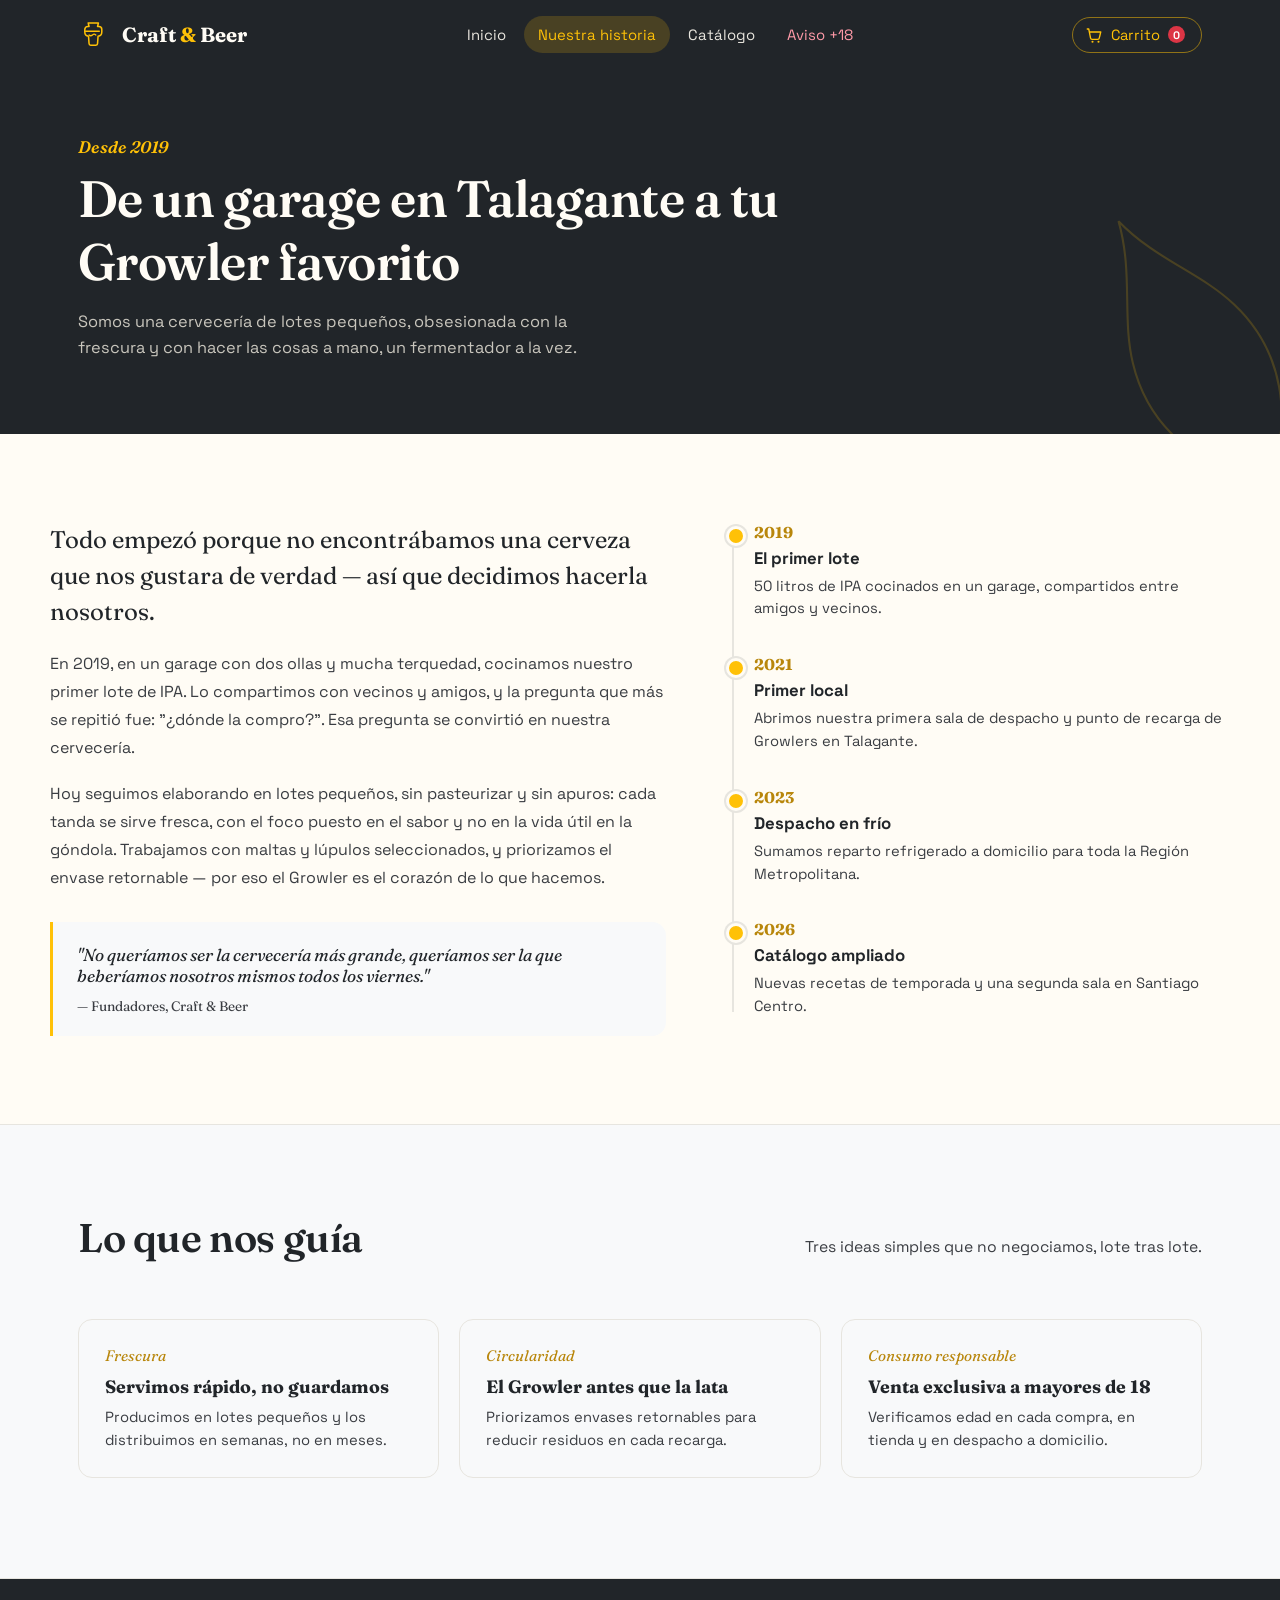
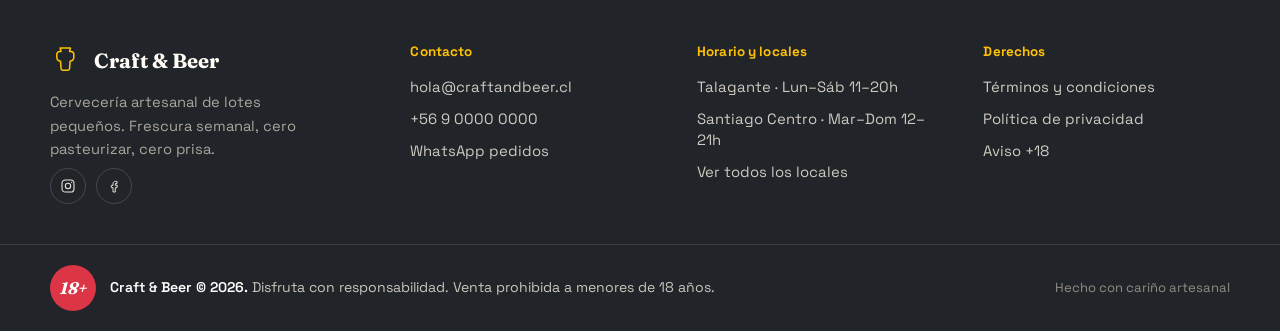
<file: semana 7/historia.html>
<!DOCTYPE html>
<html lang="es">
<head>
<meta charset="UTF-8">
<meta name="viewport" content="width=device-width, initial-scale=1, viewport-fit=cover">
<title>Nuestra historia — Craft &amp; Beer</title>
<link rel="preconnect" href="https://fonts.googleapis.com">
<link rel="preconnect" href="https://fonts.gstatic.com" crossorigin>
<link href="https://fonts.googleapis.com/css2?family=Fraunces:opsz,wght@9..144,400;9..144,500;9..144,600;9..144,700&family=Space+Grotesk:wght@400;500;600;700&display=swap" rel="stylesheet">
<link rel="stylesheet" href="styles.css">
</head>
<body data-page="historia">
<a class="skip-link" href="#contenido">Saltar al contenido</a>
 
<header class="nav" id="siteNav">
  <div class="wrap">
    <a href="index.html" class="brand" aria-label="Craft & Beer, inicio">
      <svg class="mark" viewBox="0 0 40 40" fill="none" xmlns="http://www.w3.org/2000/svg" aria-hidden="true">
        <path d="M12 6h12l-1 4h1.5a3.5 3.5 0 0 1 3.5 3.5v3a5 5 0 0 1-4.4 4.97L23 30a2 2 0 0 1-2 2h-6a2 2 0 0 1-2-2l-.6-8.53A5 5 0 0 1 8 16.5v-3A3.5 3.5 0 0 1 11.5 10H13l-1-4Z" stroke="#FFC107" stroke-width="1.8" stroke-linejoin="round"/>
        <path d="M9 15.5h16" stroke="#FFC107" stroke-width="1.8" stroke-linecap="round"/>
        <path d="M13 20c1 1 3 1 4 0s3-1 4 0" stroke="#FFC107" stroke-width="1.4" stroke-linecap="round"/>
      </svg>
      <span>Craft <span class="cursive">&amp;</span> Beer</span>
    </a>
 
    <nav class="links" aria-label="Navegación principal">
      <a href="index.html" data-page="inicio">Inicio</a>
      <a href="historia.html" data-page="historia">Nuestra historia</a>
      <a href="catalogo.html" data-page="catalogo">Catálogo</a>
      <a href="aviso.html" data-page="aviso" class="aviso">Aviso +18</a>
    </nav>
 
    <div class="nav-actions">
      <a href="#" class="cart-btn" aria-label="Ver carrito de compras">
        <svg width="18" height="18" viewBox="0 0 24 24" fill="none" aria-hidden="true"><path d="M3 4h2l2.4 12.2a2 2 0 0 0 2 1.6h7.6a2 2 0 0 0 2-1.6L21 8H6" stroke="currentColor" stroke-width="1.8" stroke-linecap="round" stroke-linejoin="round"/><circle cx="10" cy="21" r="1.4" fill="currentColor"/><circle cx="18" cy="21" r="1.4" fill="currentColor"/></svg>
        <span>Carrito</span>
        <span class="cart-count">0</span>
      </a>
      <button class="nav-toggle" id="navToggle" aria-label="Abrir menú" aria-expanded="false" aria-controls="siteNav">
        <svg width="20" height="20" viewBox="0 0 24 24" fill="none" aria-hidden="true"><path d="M3 6h18M3 12h18M3 18h18" stroke="currentColor" stroke-width="2" stroke-linecap="round"/></svg>
      </button>
    </div>
  </div>
</header>
 
<main id="contenido">
  <section class="page-banner">
    <svg class="hop-decor right" viewBox="0 0 200 260" fill="none" aria-hidden="true" style="bottom:-80px; right:-40px; width:260px; transform:rotate(150deg);">
      <path d="M100 10C60 40 40 90 55 140c10 34 35 60 45 100 10-40 35-66 45-100 15-50-5-100-45-130Z" stroke="#FFC107" stroke-width="1.6"/>
    </svg>
    <div class="wrap">
      <span class="eyebrow">Desde 2019</span>
      <h1>De un garage en Talagante a tu Growler favorito</h1>
      <p>Somos una cervecería de lotes pequeños, obsesionada con la frescura y con hacer las cosas a mano, un fermentador a la vez.</p>
    </div>
  </section>
 
  <section class="story wrap">
    <div>
      <p class="lede">Todo empezó porque no encontrábamos una cerveza que nos gustara de verdad — así que decidimos hacerla nosotros.</p>
      <p>En 2019, en un garage con dos ollas y mucha terquedad, cocinamos nuestro primer lote de IPA. Lo compartimos con vecinos y amigos, y la pregunta que más se repitió fue: "¿dónde la compro?". Esa pregunta se convirtió en nuestra cervecería.</p>
      <p>Hoy seguimos elaborando en lotes pequeños, sin pasteurizar y sin apuros: cada tanda se sirve fresca, con el foco puesto en el sabor y no en la vida útil en la góndola. Trabajamos con maltas y lúpulos seleccionados, y priorizamos el envase retornable — por eso el Growler es el corazón de lo que hacemos.</p>
      <blockquote>
        "No queríamos ser la cervecería más grande, queríamos ser la que beberíamos nosotros mismos todos los viernes."
        <cite>— Fundadores, Craft &amp; Beer</cite>
      </blockquote>
    </div>
 
    <div>
      <div class="timeline">
        <div class="timeline-item">
          <span class="year">2019</span>
          <h4>El primer lote</h4>
          <p>50 litros de IPA cocinados en un garage, compartidos entre amigos y vecinos.</p>
        </div>
        <div class="timeline-item">
          <span class="year">2021</span>
          <h4>Primer local</h4>
          <p>Abrimos nuestra primera sala de despacho y punto de recarga de Growlers en Talagante.</p>
        </div>
        <div class="timeline-item">
          <span class="year">2023</span>
          <h4>Despacho en frío</h4>
          <p>Sumamos reparto refrigerado a domicilio para toda la Región Metropolitana.</p>
        </div>
        <div class="timeline-item">
          <span class="year">2026</span>
          <h4>Catálogo ampliado</h4>
          <p>Nuevas recetas de temporada y una segunda sala en Santiago Centro.</p>
        </div>
      </div>
    </div>
  </section>
 
  <section class="section alt">
    <div class="wrap">
      <div class="head">
        <h2>Lo que nos guía</h2>
        <p>Tres ideas simples que no negociamos, lote tras lote.</p>
      </div>
 
      <div class="values">
        <div class="value">
          <div class="num">Frescura</div>
          <h4>Servimos rápido, no guardamos</h4>
          <p>Producimos en lotes pequeños y los distribuimos en semanas, no en meses.</p>
        </div>
        <div class="value">
          <div class="num">Circularidad</div>
          <h4>El Growler antes que la lata</h4>
          <p>Priorizamos envases retornables para reducir residuos en cada recarga.</p>
        </div>
        <div class="value">
          <div class="num">Consumo responsable</div>
          <h4>Venta exclusiva a mayores de 18</h4>
          <p>Verificamos edad en cada compra, en tienda y en despacho a domicilio.</p>
        </div>
      </div>
    </div>
  </section>
</main>
 
<footer>
  <div class="wrap top">
    <div class="cols">
      <div class="brand-col">
        <div class="brand">
          <svg class="mark" viewBox="0 0 40 40" fill="none" xmlns="http://www.w3.org/2000/svg" aria-hidden="true">
            <path d="M12 6h12l-1 4h1.5a3.5 3.5 0 0 1 3.5 3.5v3a5 5 0 0 1-4.4 4.97L23 30a2 2 0 0 1-2 2h-6a2 2 0 0 1-2-2l-.6-8.53A5 5 0 0 1 8 16.5v-3A3.5 3.5 0 0 1 11.5 10H13l-1-4Z" stroke="#FFC107" stroke-width="1.8" stroke-linejoin="round"/>
          </svg>
          <span>Craft &amp; Beer</span>
        </div>
        <p>Cervecería artesanal de lotes pequeños. Frescura semanal, cero pasteurizar, cero prisa.</p>
        <div class="socials">
          <a href="#" aria-label="Instagram"><svg width="16" height="16" viewBox="0 0 24 24" fill="none"><rect x="3" y="3" width="18" height="18" rx="5" stroke="currentColor" stroke-width="1.6"/><circle cx="12" cy="12" r="4" stroke="currentColor" stroke-width="1.6"/><circle cx="17.5" cy="6.5" r="1" fill="currentColor"/></svg></a>
          <a href="#" aria-label="Facebook"><svg width="16" height="16" viewBox="0 0 24 24" fill="none"><path d="M14 8.5h2.5V5H14c-2 0-3.5 1.5-3.5 3.5V11H8v3.5h2.5V21H14v-6.5h2.5l.5-3.5h-3V9c0-.4.1-.5.5-.5Z" stroke="currentColor" stroke-width="1.4" stroke-linejoin="round"/></svg></a>
        </div>
      </div>
 
      <div>
        <h4>Contacto</h4>
        <ul>
          <li><a href="mailto:hola@craftandbeer.cl">hola@craftandbeer.cl</a></li>
          <li><a href="tel:+56900000000">+56 9 0000 0000</a></li>
          <li><a href="#">WhatsApp pedidos</a></li>
        </ul>
      </div>
 
      <div>
        <h4>Horario y locales</h4>
        <ul>
          <li><a href="#">Talagante · Lun–Sáb 11–20h</a></li>
          <li><a href="#">Santiago Centro · Mar–Dom 12–21h</a></li>
          <li><a href="#">Ver todos los locales</a></li>
        </ul>
      </div>
 
      <div>
        <h4>Derechos</h4>
        <ul>
          <li><a href="#">Términos y condiciones</a></li>
          <li><a href="#">Política de privacidad</a></li>
          <li><a href="aviso.html">Aviso +18</a></li>
        </ul>
      </div>
    </div>
  </div>
 
  <div class="age-bar">
    <div class="wrap inner">
      <div class="age-badge" aria-hidden="true">18+</div>
      <p><strong>Craft &amp; Beer © 2026.</strong> Disfruta con responsabilidad. Venta prohibida a menores de 18 años.</p>
      <span class="copyright">Hecho con cariño artesanal</span>
    </div>
  </div>
</footer>
 
<script src="script.js"></script>
</body>
</html>
</file>
<file: semana 7/styles.css>
:root{
  --gold: #FFC107;
  --gold-deep: #B8860B;
  --ink: #212529;
  --ink-soft: #3a3d42;
  --paper: #FFFCF5;
  --card: #F8F9FA;
  --card-line: #e7e5df;
  --red: #DC3545;
  --radius-lg: 22px;
  --radius-md: 14px;
  --safe-t: env(safe-area-inset-top, 0px);
  --safe-b: env(safe-area-inset-bottom, 0px);
}
*{ box-sizing: border-box; }
html{ scroll-behavior: smooth; scroll-padding-top: calc(84px + var(--safe-t)); }
body{
  margin:0;
  background: var(--paper);
  color: var(--ink);
  font-family: 'Space Grotesk', system-ui, sans-serif;
  padding-top: var(--safe-t);
  padding-bottom: var(--safe-b);
  -webkit-font-smoothing: antialiased;
}
h1,h2,h3, .display{
  font-family: 'Fraunces', Georgia, serif;
  font-weight: 600;
  letter-spacing: -0.01em;
  margin: 0;
}
a{ color: inherit; text-decoration: none; }
img, svg{ max-width: 100%; display:block; }
.wrap{ max-width: 1180px; margin: 0 auto; padding: 0 28px; }
 
/* ---------- Skip link ---------- */
.skip-link{
  position:absolute; left:-999px; top:auto;
  background:var(--gold); color:var(--ink); padding:10px 16px; border-radius:8px; z-index:200;
}
.skip-link:focus{ left: 20px; top: calc(12px + var(--safe-t)); }
 
/* ---------- Navbar ---------- */
header.nav{
  position: sticky; top: var(--safe-t); z-index: 100;
  background: var(--ink);
  color: var(--paper);
  transition: box-shadow .25s ease, padding .25s ease;
}
header.nav .wrap{
  display:flex; align-items:center; justify-content:space-between;
  padding-top: 16px; padding-bottom: 16px;
  gap: 20px;
}
header.nav.scrolled{ box-shadow: 0 10px 30px -12px rgba(0,0,0,.55); }
header.nav.scrolled .wrap{ padding-top: 11px; padding-bottom: 11px; }
 
.brand{
  display:flex; align-items:center; gap:10px;
  font-family:'Fraunces', serif; font-weight:700; font-size: 1.28rem;
  white-space:nowrap;
  flex-shrink: 0;
}
.brand .mark{ width: 34px; height:34px; flex-shrink:0; }
.brand .cursive{ color: var(--gold); }
 
nav.links{ display:flex; align-items:center; gap: 4px; flex-wrap: wrap; }
nav.links a{
  font-size: .93rem;
  padding: 9px 14px;
  border-radius: 999px;
  color: #E9E6DE;
  transition: background .18s ease, color .18s ease;
}
nav.links a:hover, nav.links a:focus-visible{
  background: rgba(255,193,7,.14);
  color: var(--gold);
}
nav.links a.aviso{ color: #ff9aa8; }
nav.links a.aviso:hover{ background: rgba(220,53,69,.16); color:#ff6b7c; }
nav.links a.active{ background: rgba(255,193,7,.18); color: var(--gold); }
nav.links a.aviso.active{ background: rgba(220,53,69,.2); color:#ff6b7c; }
 
.nav-actions{ display:flex; align-items:center; gap: 10px; flex-shrink:0; }
.cart-btn{
  display:flex; align-items:center; gap:8px;
  border: 1.5px solid rgba(255,193,7,.5);
  color: var(--gold);
  padding: 8px 16px 8px 12px;
  border-radius: 999px;
  font-size: .92rem;
  position: relative;
  transition: background .18s ease, border-color .18s ease;
}
.cart-btn:hover{ background: rgba(255,193,7,.12); border-color: var(--gold); }
.cart-count{
  background: var(--red); color:#fff;
  font-size: .68rem; font-weight:700;
  min-width: 17px; height: 17px; border-radius:999px;
  display:flex; align-items:center; justify-content:center;
  padding: 0 4px;
}
.nav-toggle{
  display:none;
  background:none; border:none; color:var(--paper);
  width:40px; height:40px; border-radius:10px;
  align-items:center; justify-content:center;
  cursor:pointer;
}
.nav-toggle:hover{ background: rgba(255,255,255,.08); }
 
/* ---------- Buttons ---------- */
.btn{
  font-family:'Space Grotesk', sans-serif;
  font-weight: 600;
  font-size: 1rem;
  border: none;
  cursor: pointer;
  border-radius: 999px;
  padding: 15px 34px;
  display:inline-flex; align-items:center; gap:10px;
  transition: transform .16s ease, box-shadow .16s ease, background .16s ease;
}
.btn-primary{
  background: var(--gold); color: var(--ink);
  box-shadow: 0 10px 24px -10px rgba(255,193,7,.65);
}
.btn-primary:hover{ transform: translateY(-2px); background:#ffcb2b; box-shadow: 0 14px 28px -10px rgba(255,193,7,.8); }
.btn-primary:active{ transform: translateY(0); }
.btn-primary svg{ transition: transform .18s ease; }
.btn-primary:hover svg{ transform: translateX(3px); }
 
.btn-ghost{
  background: transparent; color: var(--ink);
  border: 1.5px solid var(--ink);
}
.btn-ghost:hover{ background: var(--ink); color: var(--paper); }
 
/* ---------- Hero (Inicio) ---------- */
.hero{ position: relative; background: var(--paper); overflow: hidden; border-bottom: 1px solid var(--card-line); }
.hero .wrap{
  padding: 92px 28px 84px;
  display:flex; flex-direction:column; align-items:center; text-align:center;
  position: relative; z-index: 2;
}
.hop-decor{ position:absolute; z-index:1; opacity: .55; pointer-events:none; }
.hop-decor.left{ top: -40px; left: -60px; width: 260px; transform: rotate(-18deg); }
.hop-decor.right{ bottom: -60px; right: -50px; width: 300px; transform: rotate(160deg); }
 
.kicker-badge{
  display:inline-flex; align-items:center; gap:10px;
  background: var(--ink); color: var(--gold);
  font-family:'Fraunces', serif; font-weight: 600; font-style: italic;
  font-size: 1.5rem;
  padding: 12px 34px;
  border-radius: 999px;
  margin-bottom: 34px;
}
.hero h1{ font-size: clamp(2.5rem, 6vw, 4.4rem); line-height: 1.03; max-width: 15ch; }
.hero .tagline{ margin-top: 22px; font-size: clamp(1.05rem, 2vw, 1.28rem); color: var(--ink-soft); max-width: 46ch; line-height: 1.55; }
.hero .btn-primary{ margin-top: 38px; }
 
/* ---------- Page banner (páginas internas) ---------- */
.page-banner{
  background: var(--ink); color: var(--paper);
  padding: 68px 0 56px;
  position: relative; overflow: hidden;
}
.page-banner .wrap{ position:relative; z-index:2; }
.page-banner .eyebrow{
  color: var(--gold); font-family:'Fraunces', serif; font-style:italic; font-weight:600;
  font-size: 1.05rem; margin-bottom: 10px; display:block;
}
.page-banner h1{ color: var(--paper); font-size: clamp(2.1rem, 4.4vw, 3.2rem); max-width: 22ch; }
.page-banner p{ color:#c9c6bd; margin-top:16px; max-width: 54ch; font-size:1.02rem; line-height:1.6; }
.page-banner .hop-decor{ opacity:.18; }
 
/* ---------- Formatos / secciones con tarjetas ---------- */
.section{ padding: 88px 0 100px; background: var(--paper); }
.section.alt{ background: var(--card); border-top:1px solid var(--card-line); border-bottom:1px solid var(--card-line); }
.section .head{
  display:flex; align-items:baseline; justify-content:space-between; gap: 20px;
  margin-bottom: 44px; flex-wrap: wrap;
}
.section h2{ font-size: clamp(1.9rem, 3.4vw, 2.5rem); }
.section .head p{ color: var(--ink-soft); max-width: 40ch; font-size: .98rem; line-height: 1.5; }
 
.cards{ display:grid; grid-template-columns: repeat(3, 1fr); gap: 24px; }
.card{
  background: var(--card);
  border: 1px solid var(--card-line);
  border-radius: var(--radius-lg);
  padding: 32px 28px 30px;
  display:flex; flex-direction:column;
  transition: transform .2s ease, box-shadow .2s ease, border-color .2s ease;
}
.section.alt .card{ background: var(--paper); }
.card:hover{ transform: translateY(-5px); box-shadow: 0 22px 40px -22px rgba(33,37,41,.28); border-color: rgba(255,193,7,.55); }
.card .icon-wrap{
  width: 62px; height:62px; border-radius: 16px;
  background: var(--ink);
  display:flex; align-items:center; justify-content:center;
  margin-bottom: 22px;
}
.card .icon-wrap svg{ width: 32px; height:32px; }
.card h3{ font-size: 1.32rem; margin-bottom: 6px; }
.card .tag{ font-size: .82rem; color: var(--gold-deep); font-weight: 600; margin-bottom: 14px; }
.card p{ color: var(--ink-soft); font-size: .96rem; line-height: 1.58; margin: 0; }
.card .divider{ height:1px; background: var(--card-line); margin: 20px 0 16px; }
.card .meta{ font-size: .84rem; color: var(--ink); font-weight: 600; display:flex; align-items:center; gap:8px; }
.card .meta .dot{ width:6px; height:6px; border-radius:50%; background: var(--gold); }
 
.center-cta{ text-align:center; margin-top: 44px; }
 
/* ---------- Nuestra historia ---------- */
.story{ display:grid; grid-template-columns: 1.1fr .9fr; gap: 60px; align-items:start; padding: 88px 0; }
.story .lede{ font-family:'Fraunces', serif; font-size: 1.5rem; line-height:1.5; color: var(--ink); margin-bottom: 20px; }
.story p{ color: var(--ink-soft); font-size: 1rem; line-height: 1.75; margin: 0 0 18px; }
.story blockquote{
  margin: 30px 0 0; padding: 22px 24px;
  border-left: 3px solid var(--gold);
  background: var(--card);
  border-radius: 0 var(--radius-md) var(--radius-md) 0;
  font-family:'Fraunces', serif; font-style:italic; font-size:1.08rem; color: var(--ink);
}
.story blockquote cite{ display:block; margin-top:12px; font-style:normal; font-size:.85rem; color: var(--ink-soft); }
 
.values{ display:grid; grid-template-columns: repeat(3,1fr); gap: 20px; }
.value{ padding: 26px; border-radius: var(--radius-md); background: var(--card); border:1px solid var(--card-line); }
.value .num{ font-family:'Fraunces', serif; font-style:italic; color: var(--gold-deep); font-size:.95rem; margin-bottom:10px; }
.value h4{ font-family:'Fraunces', serif; font-size:1.12rem; margin:0 0 8px; }
.value p{ color: var(--ink-soft); font-size:.92rem; line-height:1.55; margin:0; }
 
.timeline{ position:relative; padding-left: 28px; }
.timeline::before{ content:''; position:absolute; left:6px; top:6px; bottom:6px; width:2px; background: var(--card-line); }
.timeline-item{ position:relative; padding-bottom: 34px; }
.timeline-item:last-child{ padding-bottom:0; }
.timeline-item::before{
  content:''; position:absolute; left:-28px; top:4px;
  width:14px; height:14px; border-radius:50%;
  background: var(--gold); border: 3px solid var(--paper); box-shadow: 0 0 0 2px var(--card-line);
}
.timeline-item .year{ font-family:'Fraunces', serif; font-weight:700; color: var(--gold-deep); font-size:.98rem; }
.timeline-item h4{ margin: 4px 0 6px; font-size:1.05rem; }
.timeline-item p{ margin:0; color: var(--ink-soft); font-size:.92rem; line-height:1.55; }
 
/* ---------- Catálogo ---------- */
.filter-chips{ display:flex; gap:10px; flex-wrap:wrap; margin-bottom: 36px; }
.chip{
  border: 1.5px solid var(--card-line);
  background: var(--paper);
  color: var(--ink-soft);
  padding: 9px 18px;
  border-radius: 999px;
  font-size: .88rem; font-weight:600;
  cursor:pointer;
  transition: all .16s ease;
}
.chip:hover{ border-color: var(--gold); color: var(--ink); }
.chip.active{ background: var(--ink); border-color: var(--ink); color: var(--gold); }
 
.catalog-grid{ display:grid; grid-template-columns: repeat(3, 1fr); gap: 24px; }
.product{
  background: var(--card); border:1px solid var(--card-line); border-radius: var(--radius-lg);
  padding: 26px 24px 24px; display:flex; flex-direction:column;
  transition: transform .2s ease, box-shadow .2s ease;
}
.product:hover{ transform: translateY(-4px); box-shadow: 0 22px 40px -24px rgba(33,37,41,.3); }
.product .glass{
  width:100%; height:120px; border-radius: var(--radius-md);
  background: var(--ink);
  display:flex; align-items:center; justify-content:center;
  margin-bottom:18px;
}
.product .glass svg{ width:52px; height:52px; }
.product .cat{ font-size:.76rem; font-weight:700; color: var(--gold-deep); letter-spacing:.02em; margin-bottom:6px; }
.product h3{ font-size:1.15rem; margin-bottom:4px; }
.product .abv{ font-size:.84rem; color: var(--ink-soft); margin-bottom:12px; }
.product p{ color: var(--ink-soft); font-size:.9rem; line-height:1.55; margin:0 0 18px; flex-grow:1; }
.product .row{ display:flex; align-items:center; justify-content:space-between; }
.product .price{ font-family:'Fraunces', serif; font-weight:700; font-size:1.2rem; }
.add-btn{
  background: var(--ink); color: var(--gold);
  border:none; border-radius:999px; padding:9px 16px;
  font-size:.85rem; font-weight:600; cursor:pointer;
  display:flex; align-items:center; gap:6px;
  transition: background .16s ease, transform .16s ease;
}
.add-btn:hover{ background:#000; transform: translateY(-1px); }
.add-btn.added{ background: var(--gold); color: var(--ink); }
 
/* ---------- Aviso +18 ---------- */
.age-hero{
  min-height: 60vh;
  display:flex; align-items:center; justify-content:center; text-align:center;
  background: var(--ink); color: var(--paper);
  padding: 80px 24px;
  position: relative; overflow:hidden;
}
.age-hero .content{ max-width: 560px; position:relative; z-index:2; }
.age-circle{
  width:88px; height:88px; border-radius:50%;
  background: var(--red); color:#fff;
  display:flex; align-items:center; justify-content:center;
  font-family:'Fraunces', serif; font-weight:700; font-style:italic; font-size:1.9rem;
  margin: 0 auto 28px;
}
.age-hero h1{ color: var(--paper); font-size: clamp(1.9rem, 4vw, 2.6rem); }
.age-hero p{ color:#c9c6bd; margin-top:18px; font-size:1.03rem; line-height:1.65; }
.age-hero .btn-row{ margin-top: 36px; display:flex; gap:14px; justify-content:center; flex-wrap:wrap; }
 
.legal-block{ padding: 80px 0; }
.legal-block .cols{ display:grid; grid-template-columns: repeat(2,1fr); gap: 40px; }
.legal-block h3{ font-size:1.2rem; margin-bottom:12px; }
.legal-block p, .legal-block li{ color: var(--ink-soft); font-size:.95rem; line-height:1.7; }
.legal-block ul{ margin:0; padding-left: 20px; }
.legal-block li{ margin-bottom:8px; }
.help-card{
  background: var(--card); border:1px solid var(--card-line); border-radius: var(--radius-md);
  padding: 24px; margin-top: 24px;
}
.help-card h4{ font-family:'Fraunces', serif; margin:0 0 8px; font-size:1.05rem; }
.help-card p{ margin:0; }
 
/* ---------- Footer ---------- */
footer{ background: var(--ink); color: #E9E6DE; padding-bottom: var(--safe-b); }
footer .top{ padding: 64px 0 40px; }
footer .cols{ display:grid; grid-template-columns: 1.3fr 1fr 1fr 1fr; gap: 40px; }
footer .brand-col .brand{ color: var(--paper); margin-bottom: 14px; }
footer .brand-col p{ color: #a9a69d; font-size: .92rem; line-height: 1.6; max-width: 32ch; margin:0; }
footer h4{ font-family:'Space Grotesk', sans-serif; font-size: .84rem; font-weight: 700; color: var(--gold); letter-spacing: .01em; margin: 0 0 16px; }
footer ul{ list-style:none; margin:0; padding:0; display:flex; flex-direction:column; gap:11px; }
footer ul a{ color:#cdcac1; font-size:.93rem; transition: color .15s ease; }
footer ul a:hover{ color: var(--gold); }
footer .socials{ display:flex; gap:10px; margin-top:6px; }
footer .socials a{
  width:36px; height:36px; border-radius:50%; border:1px solid #45484d;
  display:flex; align-items:center; justify-content:center;
  transition: border-color .15s ease, background .15s ease;
}
footer .socials a:hover{ border-color: var(--gold); background: rgba(255,193,7,.1); }
 
.age-bar{ border-top: 1px solid #3a3d42; }
.age-bar .inner{ display:flex; align-items:center; gap: 14px; padding: 20px 0; flex-wrap: wrap; }
.age-badge{
  flex-shrink:0; background: var(--red); color:#fff;
  font-family:'Fraunces', serif; font-weight:700; font-style:italic; font-size: 1.05rem;
  width: 46px; height: 46px; border-radius: 50%;
  display:flex; align-items:center; justify-content:center;
}
.age-bar p{ margin:0; font-size:.88rem; color:#c9c6bd; line-height:1.5; }
.age-bar p strong{ color:#fff; font-weight:600; }
.age-bar .copyright{ margin-left:auto; font-size:.82rem; color:#8f8c84; white-space:nowrap; }
 
/* ---------- Focus visibility ---------- */
a:focus-visible, button:focus-visible{ outline: 2.5px solid var(--gold); outline-offset: 2px; border-radius: 6px; }
 
/* ---------- Reveal on load ---------- */
.reveal{ opacity:0; transform: translateY(14px); animation: rise .7s cubic-bezier(.2,.7,.3,1) forwards; }
.r1{ animation-delay: .05s; } .r2{ animation-delay: .16s; } .r3{ animation-delay: .27s; } .r4{ animation-delay: .38s; }
@keyframes rise{ to{ opacity:1; transform:none; } }
@media (prefers-reduced-motion: reduce){
  html{ scroll-behavior:auto; }
  .reveal{ animation:none; opacity:1; transform:none; }
  .btn-primary:hover, .card:hover, .product:hover{ transform:none; }
}
 
/* ---------- Responsive ---------- */
@media (max-width: 980px){
  .cards, .catalog-grid{ grid-template-columns: 1fr 1fr; }
  .story{ grid-template-columns: 1fr; gap: 36px; }
  .values{ grid-template-columns: 1fr; }
  .legal-block .cols{ grid-template-columns: 1fr; }
  footer .cols{ grid-template-columns: 1fr 1fr; row-gap: 34px; }
  footer .brand-col{ grid-column: 1 / -1; }
}
@media (max-width: 800px){
  nav.links{ display:none; }
  .nav-toggle{ display:flex; }
  header.nav.open nav.links{
    display:flex; flex-direction:column; align-items:stretch; gap:2px;
    position:absolute; left:0; right:0; top:100%;
    background: var(--ink); padding: 10px 20px 18px;
    border-top: 1px solid #3a3d42;
  }
  header.nav.open nav.links a{ padding: 12px 10px; }
  .cart-btn span:not(.cart-count){ display:none; }
  .cart-btn{ padding: 10px; }
  .hero .wrap{ padding: 64px 22px 60px; }
  .kicker-badge{ font-size:1.2rem; padding:10px 24px; }
  .hop-decor{ opacity:.3; }
}
@media (max-width: 560px){
  .cards, .catalog-grid{ grid-template-columns: 1fr; }
  footer .cols{ grid-template-columns: 1fr; }
  .age-bar .inner{ flex-direction:column; align-items:flex-start; }
  .age-bar .copyright{ margin-left:0; }
  .section .head{ flex-direction:column; align-items:flex-start; }
}
</file>
